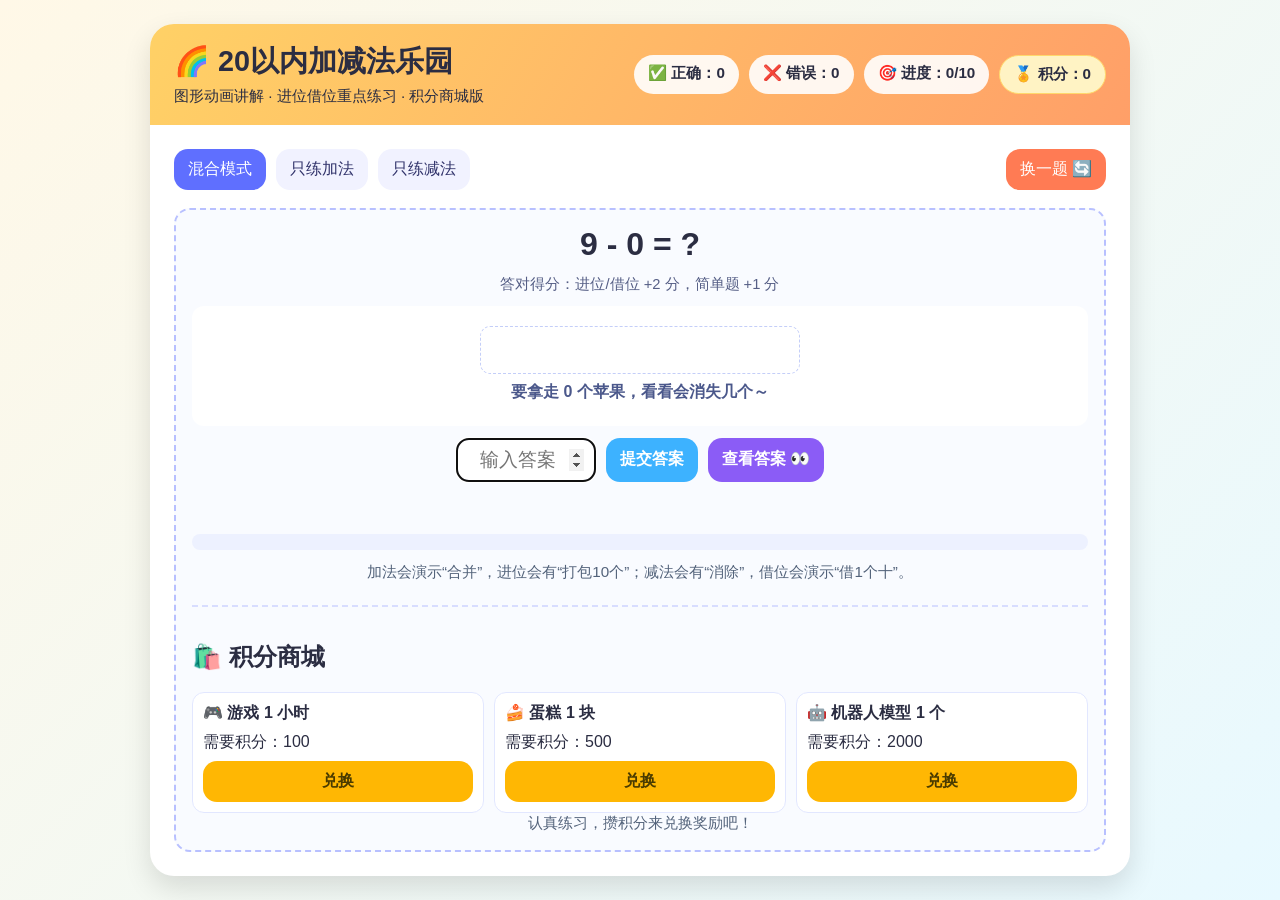
<file: index.html>
<!doctype html>
<html lang="zh-CN">
<head>
  <meta charset="UTF-8" />
  <meta name="viewport" content="width=device-width, initial-scale=1.0" />
  <title>20以内加减法乐园</title>
  <style>
    :root {
      --bg1: #fff8e7;
      --bg2: #e8f9ff;
      --card: #ffffff;
      --primary: #ff7b54;
      --secondary: #5f6fff;
      --ok: #2bb673;
      --bad: #ff4d6d;
      --text: #2b2d42;
      --gold: #ffb703;
      --shadow: 0 12px 28px rgba(0, 0, 0, 0.12);
    }

    * { box-sizing: border-box; }

    body {
      margin: 0;
      font-family: "Comic Sans MS", "PingFang SC", "Microsoft Yahei", sans-serif;
      color: var(--text);
      min-height: 100vh;
      background: linear-gradient(135deg, var(--bg1), var(--bg2));
      display: grid;
      place-items: center;
      padding: 18px;
    }

    .app {
      width: min(980px, 100%);
      background: var(--card);
      border-radius: 24px;
      box-shadow: var(--shadow);
      overflow: hidden;
    }

    .header {
      background: linear-gradient(120deg, #ffd166, #ff9f68);
      padding: 18px 24px;
      display: flex;
      justify-content: space-between;
      align-items: center;
      gap: 12px;
      flex-wrap: wrap;
    }

    .title { margin: 0; font-size: clamp(1.2rem, 2.5vw, 1.8rem); }
    .subtitle { margin: 4px 0 0; font-size: 0.95rem; }

    .stats { display: flex; gap: 10px; flex-wrap: wrap; font-weight: bold; }
    .pill { background: rgba(255,255,255,.9); border-radius: 999px; padding: 8px 14px; font-size: .95rem; }
    .pill.points { background: #fff3c4; border: 1px solid #ffd86b; }

    .content { padding: 24px; display: grid; gap: 18px; }
    .controls { display: flex; gap: 10px; flex-wrap: wrap; align-items: center; }

    button {
      border: none;
      border-radius: 14px;
      padding: 10px 14px;
      font-size: 1rem;
      cursor: pointer;
      transition: transform .15s ease, filter .2s ease;
    }

    button:hover { transform: translateY(-2px); filter: brightness(1.03); }
    .mode { background: #f1f2ff; color: #31336b; }
    .mode.active { background: var(--secondary); color: white; }
    .new-q { background: var(--primary); color: white; margin-left: auto; }

    .panel {
      display: grid;
      gap: 12px;
      background: #f9fbff;
      border: 2px dashed #b8c0ff;
      border-radius: 16px;
      padding: 16px;
    }

    .question { font-size: clamp(1.4rem,3.5vw,2rem); font-weight: bold; text-align:center; }
    .rule-tip { text-align: center; color:#565f86; font-size:.92rem; }

    .visual {
      min-height: 120px;
      border-radius: 12px;
      background: #fff;
      padding: 10px;
      display: grid;
      gap: 8px;
      align-content: center;
      justify-items: center;
    }

    .visual-row {
      width: 100%;
      display: flex;
      justify-content: center;
      align-items: center;
      gap: 12px;
      flex-wrap: wrap;
    }

    .pile {
      min-height: 48px;
      min-width: 180px;
      border-radius: 10px;
      padding: 8px;
      border: 1px dashed #c4cef8;
      display: flex;
      flex-wrap: wrap;
      justify-content: center;
      gap: 4px;
      transition: transform .5s ease, opacity .4s ease;
    }

    .pile.a.merge { transform: translateX(20px); }
    .pile.b.merge { transform: translateX(-20px); }
    .pile.single { min-width: 260px; }

    .token {
      display: inline-flex;
      width: 30px;
      height: 30px;
      align-items: center;
      justify-content: center;
      font-size: 1.4rem;
      transition: transform .35s ease, opacity .35s ease;
    }

    .token.remove { opacity: 0; transform: translateY(-12px) scale(.4) rotate(-20deg); }

    .action-tip {
      min-height: 24px;
      color: #4b588b;
      font-weight: bold;
      text-align: center;
      animation: pop .6s ease;
    }

    .carry-pack {
      padding: 6px 10px;
      background: #fff4da;
      border: 1px solid #ffd18a;
      border-radius: 999px;
      color: #8a5a00;
      font-weight: bold;
      animation: bounce .7s ease;
    }

    .borrow-tip {
      padding: 6px 10px;
      background: #e9f0ff;
      border: 1px solid #b8ccff;
      border-radius: 999px;
      color: #30438f;
      font-weight: bold;
      animation: shake .7s ease;
    }

    .answer-row { display:flex; justify-content:center; gap:10px; flex-wrap:wrap; }
    input[type="number"] {
      width: 140px;
      font-size: 1.2rem;
      border: 2px solid #d4d8f5;
      border-radius: 12px;
      padding: 9px 10px;
      text-align: center;
    }

    .submit { background:#3db2ff; color:white; font-weight:bold; }
    .reveal { background:#8b5cf6; color:white; font-weight:bold; }

    .msg { text-align:center; min-height:28px; font-weight:bold; font-size:1.06rem; }
    .msg.good { color: var(--ok); }
    .msg.bad { color: var(--bad); }

    .progress-wrap { height:16px; background:#edf1ff; border-radius:999px; overflow:hidden; }
    .progress { height:100%; width:0%; background:linear-gradient(90deg,#2ec4b6,#90be6d); transition: width .3s ease; }

    .shop { margin-top:10px; border-top:2px dashed #d8ddff; padding-top:14px; }
    .shop-list { display:grid; grid-template-columns:repeat(auto-fit,minmax(220px,1fr)); gap:10px; }
    .item { background:#fff; border:1px solid #e2e7ff; border-radius:12px; padding:10px; display:grid; gap:8px; }
    .redeem { background:var(--gold); color:#4a3b00; font-weight:bold; }
    .tips { margin:0; font-size:.95rem; color:#52627a; text-align:center; }

    .burst { animation: burst .7s ease; }
    @keyframes burst { 0%{transform:scale(1)} 30%{transform:scale(1.06)} 100%{transform:scale(1)} }
    @keyframes pop { 0%{opacity:0;transform:scale(.8)} 100%{opacity:1;transform:scale(1)} }
    @keyframes bounce { 0%{transform:translateY(-8px)} 60%{transform:translateY(2px)} 100%{transform:translateY(0)} }
    @keyframes shake { 0%,100%{transform:translateX(0)} 25%{transform:translateX(-5px)} 75%{transform:translateX(5px)} }
  </style>
</head>
<body>
  <main class="app" id="app">
    <header class="header">
      <div>
        <h1 class="title">🌈 20以内加减法乐园</h1>
        <p class="subtitle">图形动画讲解 · 进位借位重点练习 · 积分商城版</p>
      </div>
      <div class="stats">
        <span class="pill">✅ 正确：<b id="correctCount">0</b></span>
        <span class="pill">❌ 错误：<b id="wrongCount">0</b></span>
        <span class="pill">🎯 进度：<b id="progressText">0/10</b></span>
        <span class="pill points">🏅 积分：<b id="pointsCount">0</b></span>
      </div>
    </header>

    <section class="content">
      <div class="controls">
        <button class="mode active" data-mode="mix">混合模式</button>
        <button class="mode" data-mode="add">只练加法</button>
        <button class="mode" data-mode="sub">只练减法</button>
        <button class="new-q" id="newQuestionBtn">换一题 🔄</button>
      </div>

      <div class="panel">
        <div class="question" id="questionText">准备开始！</div>
        <div class="rule-tip">答对得分：进位/借位 +2 分，简单题 +1 分</div>
        <div class="visual" id="visualArea" aria-live="polite"></div>

        <div class="answer-row">
          <input id="answerInput" type="number" min="0" max="20" placeholder="输入答案" />
          <button class="submit" id="submitBtn">提交答案</button>
          <button class="reveal" id="revealBtn">查看答案 👀</button>
        </div>

        <div class="msg" id="message"></div>
        <div class="progress-wrap"><div class="progress" id="progressBar"></div></div>
        <p class="tips">加法会演示“合并”，进位会有“打包10个”；减法会有“消除”，借位会演示“借1个十”。</p>

        <section class="shop" aria-label="积分商城">
          <h2>🛍️ 积分商城</h2>
          <div class="shop-list">
            <article class="item"><strong>🎮 游戏 1 小时</strong><span>需要积分：100</span><button class="redeem" data-cost="100" data-name="游戏一小时">兑换</button></article>
            <article class="item"><strong>🍰 蛋糕 1 块</strong><span>需要积分：500</span><button class="redeem" data-cost="500" data-name="蛋糕一块">兑换</button></article>
            <article class="item"><strong>🤖 机器人模型 1 个</strong><span>需要积分：2000</span><button class="redeem" data-cost="2000" data-name="机器人的模型">兑换</button></article>
          </div>
          <p class="tips" id="shopMessage">认真练习，攒积分来兑换奖励吧！</p>
        </section>
      </div>
    </section>
  </main>

  <script>
    const totalQuestions = 10;
    const storageKey = 'kids_math_points';

    const state = { mode: 'mix', current: null, correct: 0, wrong: 0, done: 0, points: 0, revealing: false };
    const emojis = ['🍎', '🍐', '🍊', '🍓'];

    const refs = {
      modeBtns: document.querySelectorAll('.mode'), questionText: document.getElementById('questionText'),
      visualArea: document.getElementById('visualArea'), answerInput: document.getElementById('answerInput'),
      submitBtn: document.getElementById('submitBtn'), revealBtn: document.getElementById('revealBtn'),
      newQuestionBtn: document.getElementById('newQuestionBtn'), message: document.getElementById('message'),
      shopMessage: document.getElementById('shopMessage'), correctCount: document.getElementById('correctCount'),
      wrongCount: document.getElementById('wrongCount'), progressText: document.getElementById('progressText'),
      pointsCount: document.getElementById('pointsCount'), progressBar: document.getElementById('progressBar'),
      redeemBtns: document.querySelectorAll('.redeem'), app: document.getElementById('app')
    };

    const rand = (min, max) => Math.floor(Math.random() * (max - min + 1)) + min;
    const randomEmoji = () => emojis[rand(0, emojis.length - 1)];

    function loadPoints() {
      const saved = Number(localStorage.getItem(storageKey));
      state.points = Number.isFinite(saved) && saved >= 0 ? saved : 0;
    }

    const savePoints = () => localStorage.setItem(storageKey, String(state.points));

    function getQuestionScore(q) {
      if (q.symbol === '+') return (q.a % 10) + (q.b % 10) >= 10 ? 2 : 1;
      return (q.a % 10) < (q.b % 10) ? 2 : 1;
    }

    function createQuestion() {
      let op = state.mode;
      if (op === 'mix') op = Math.random() > 0.5 ? 'add' : 'sub';

      let a = rand(0, 20);
      let b = rand(0, 20);

      if (op === 'add') {
        while (a + b > 20) { a = rand(0, 20); b = rand(0, 20); }
      } else if (a < b) {
        [a, b] = [b, a];
      }

      const symbol = op === 'add' ? '+' : '-';
      const answer = op === 'add' ? a + b : a - b;
      const carry = symbol === '+' && (a % 10) + (b % 10) >= 10;
      const borrow = symbol === '-' && (a % 10) < (b % 10);

      state.current = { a, b, symbol, answer, emoji: randomEmoji(), carry, borrow };
      renderQuestion();
    }

    function tokenSpans(count, emoji, removable = false) {
      return Array.from({ length: count }, (_, i) => `<span class="token${removable ? ' removable' : ''}" data-idx="${i}">${emoji}</span>`).join('');
    }

    function renderAddition(q) {
      refs.visualArea.innerHTML = `
        <div class="visual-row">
          <div class="pile a" id="pileA">${tokenSpans(q.a, q.emoji)}</div>
          <div style="font-size:1.8rem;font-weight:bold;">＋</div>
          <div class="pile b" id="pileB">${tokenSpans(q.b, q.emoji)}</div>
        </div>
        <div class="action-tip" id="actionTip">两堆苹果准备合并～</div>
      `;

      const pileA = document.getElementById('pileA');
      const pileB = document.getElementById('pileB');
      const tip = document.getElementById('actionTip');

      setTimeout(() => {
        pileA.classList.add('merge');
        pileB.classList.add('merge');
        tip.textContent = '苹果合并中...';
      }, 120);

      setTimeout(() => {
        refs.visualArea.innerHTML = `
          <div class="visual-row">
            <div class="pile single">${tokenSpans(q.a + q.b, q.emoji)}</div>
          </div>
          <div class="action-tip">合并完成，数一数一共有多少个？</div>
          ${q.carry ? '<div class="carry-pack">📦 发生进位：打包10个苹果，个位剩下继续数！</div>' : ''}
        `;
      }, 700);
    }

    function renderSubtraction(q) {
      refs.visualArea.innerHTML = `
        <div class="visual-row"><div class="pile single" id="subPile">${tokenSpans(q.a, q.emoji, true)}</div></div>
        <div class="action-tip" id="subTip">要拿走 ${q.b} 个苹果，看看会消失几个～</div>
        ${q.borrow ? '<div class="borrow-tip">↔️ 发生借位：向十位借1个十，变成10个1再减</div>' : ''}
      `;
      const pile = document.getElementById('subPile');
      const tokens = [...pile.querySelectorAll('.token')];
      setTimeout(() => {
        tokens.slice(-q.b).forEach((el, idx) => setTimeout(() => el.classList.add('remove'), idx * 80));
      }, 280);
    }

    function renderQuestion() {
      const q = state.current;
      refs.questionText.textContent = `${q.a} ${q.symbol} ${q.b} = ?`;
      if (q.symbol === '+') renderAddition(q);
      else renderSubtraction(q);
      refs.answerInput.value = '';
      refs.answerInput.focus();
      state.revealing = false;
      clearMessage();
    }

    function clearMessage() {
      refs.message.textContent = '';
      refs.message.className = 'msg';
    }

    function updateStats() {
      refs.correctCount.textContent = state.correct;
      refs.wrongCount.textContent = state.wrong;
      refs.progressText.textContent = `${state.done}/${totalQuestions}`;
      refs.pointsCount.textContent = state.points;
      refs.progressBar.style.width = `${(state.done / totalQuestions) * 100}%`;
    }

    function setMessage(text, ok) {
      refs.message.textContent = text;
      refs.message.className = ok ? 'msg good' : 'msg bad';
      if (ok) {
        refs.app.classList.remove('burst');
        void refs.app.offsetWidth;
        refs.app.classList.add('burst');
      }
    }

    function finishQuestion(correct, customText = '') {
      state.done += 1;
      if (correct) {
        const score = getQuestionScore(state.current);
        state.correct += 1;
        state.points += score;
        savePoints();
        setMessage(customText || `太棒啦！答对了 🎉 +${score} 积分`, true);
      } else {
        state.wrong += 1;
        setMessage(customText || '继续加油，这题先记住思路～', false);
      }

      updateStats();
      if (state.done >= totalQuestions) {
        refs.questionText.textContent = '闯关完成！';
        refs.visualArea.innerHTML = `<div class="action-tip">你答对 ${state.correct} 题，总积分 ${state.points}。继续挑战更高分吧！</div>`;
        return;
      }
      setTimeout(createQuestion, 1000);
    }

    function submitAnswer() {
      if (!state.current || state.done >= totalQuestions) return;
      const value = Number(refs.answerInput.value);
      if (Number.isNaN(value)) { setMessage('先输入一个数字哦～', false); return; }
      finishQuestion(value === state.current.answer, value === state.current.answer ? '' : `再想想哦～你输入了 ${value}`);
    }

    function revealAnswer() {
      if (!state.current || state.done >= totalQuestions || state.revealing) return;
      state.revealing = true;
      setMessage(`答案是：${state.current.answer}。先看动画再记一记这个思路吧！`, false);
      finishQuestion(false, `本题答案：${state.current.answer}（已计入错题，继续下一题）`);
    }

    function redeemReward(cost, name) {
      if (state.points < cost) {
        refs.shopMessage.textContent = `积分不够哦，兑换${name}需要 ${cost} 分，当前 ${state.points} 分。`;
        return;
      }
      state.points -= cost;
      savePoints();
      updateStats();
      refs.shopMessage.textContent = `兑换成功：${name} 🎁 已扣除 ${cost} 积分！`;
    }

    function resetSession() {
      state.correct = 0; state.wrong = 0; state.done = 0;
      updateStats();
      createQuestion();
    }

    refs.modeBtns.forEach((btn) => {
      btn.addEventListener('click', () => {
        refs.modeBtns.forEach((b) => b.classList.remove('active'));
        btn.classList.add('active');
        state.mode = btn.dataset.mode;
        resetSession();
      });
    });

    refs.redeemBtns.forEach((btn) => {
      btn.addEventListener('click', () => redeemReward(Number(btn.dataset.cost), btn.dataset.name));
    });

    refs.submitBtn.addEventListener('click', submitAnswer);
    refs.revealBtn.addEventListener('click', revealAnswer);
    refs.answerInput.addEventListener('keydown', (e) => { if (e.key === 'Enter') submitAnswer(); });
    refs.newQuestionBtn.addEventListener('click', () => { if (state.done < totalQuestions) createQuestion(); });

    loadPoints();
    updateStats();
    createQuestion();
  </script>
</body>
</html>
</file>
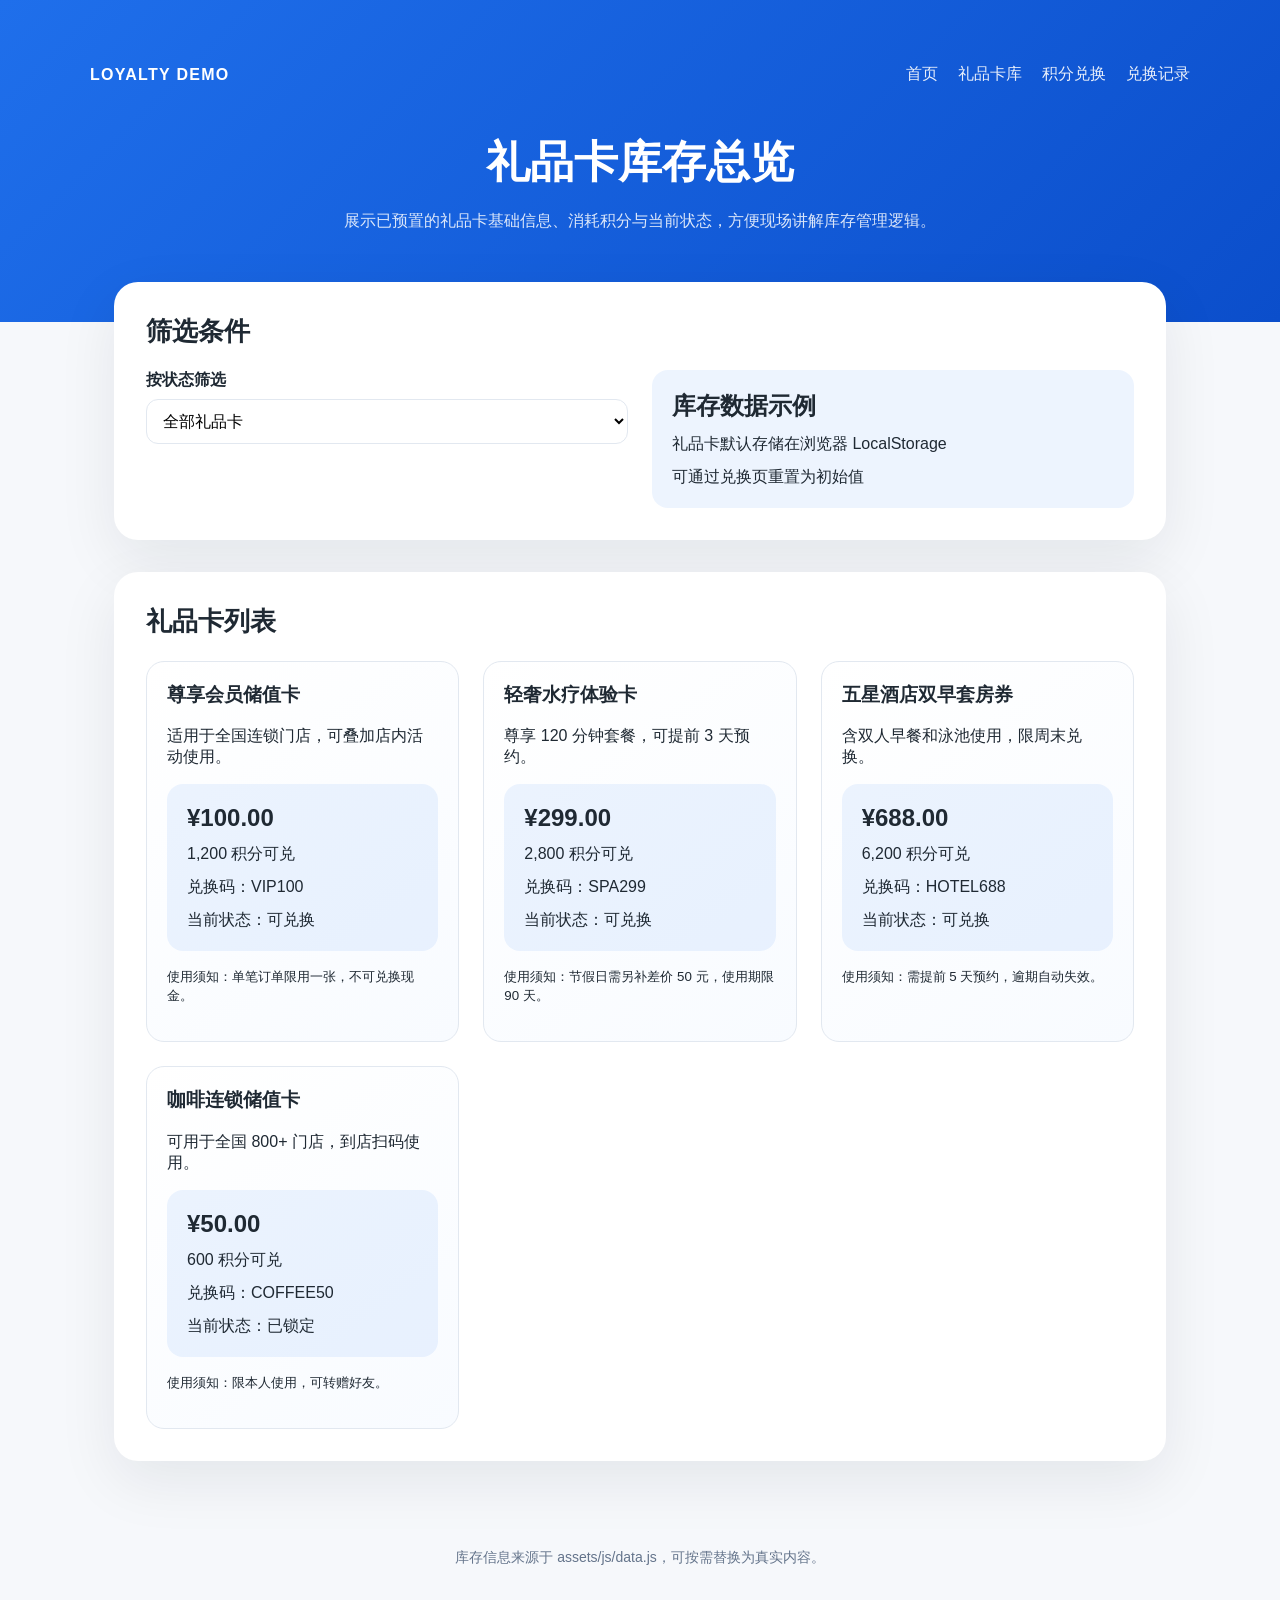
<file: catalog.html>
<!DOCTYPE html>
<html lang="zh-CN">
  <head>
    <meta charset="UTF-8" />
    <meta name="viewport" content="width=device-width, initial-scale=1.0" />
    <title>礼品卡库 - 积分兑换演示</title>
    <link rel="stylesheet" href="assets/css/styles.css" />
  </head>
  <body>
    <header>
      <nav>
        <div class="brand">LOYALTY DEMO</div>
        <ul>
          <li><a href="index.html">首页</a></li>
          <li><a href="catalog.html">礼品卡库</a></li>
          <li><a href="redeem.html">积分兑换</a></li>
          <li><a href="history.html">兑换记录</a></li>
        </ul>
      </nav>
      <div class="hero">
        <h1>礼品卡库存总览</h1>
        <p>展示已预置的礼品卡基础信息、消耗积分与当前状态，方便现场讲解库存管理逻辑。</p>
      </div>
    </header>
    <main>
      <section class="section">
        <h2>筛选条件</h2>
        <div class="grid two">
          <div>
            <label for="status-filter">按状态筛选</label>
            <select id="status-filter">
              <option value="all">全部礼品卡</option>
              <option value="available">可兑换</option>
              <option value="reserved">已锁定</option>
              <option value="redeemed">已兑完</option>
            </select>
          </div>
          <div class="summary">
            <strong>库存数据示例</strong>
            <span>礼品卡默认存储在浏览器 LocalStorage</span>
            <span>可通过兑换页重置为初始值</span>
          </div>
        </div>
      </section>
      <section class="section">
        <h2>礼品卡列表</h2>
        <div id="card-list" class="grid two"></div>
      </section>
      <div class="footer">库存信息来源于 assets/js/data.js，可按需替换为真实内容。</div>
    </main>
    <script src="assets/js/data.js"></script>
    <script src="assets/js/catalog.js"></script>
  </body>
</html>
</file>
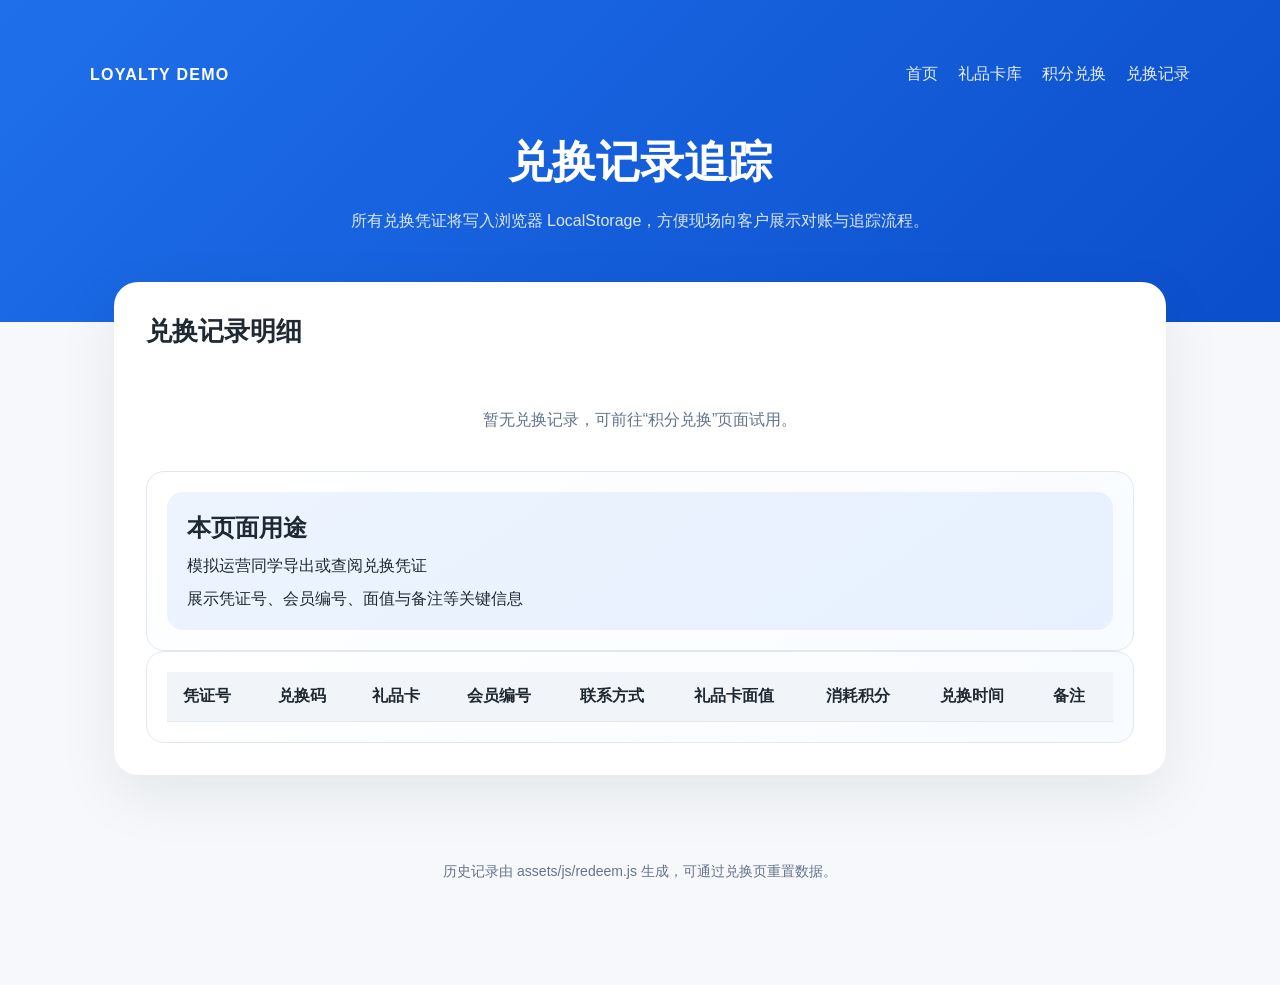
<file: history.html>
<!DOCTYPE html>
<html lang="zh-CN">
  <head>
    <meta charset="UTF-8" />
    <meta name="viewport" content="width=device-width, initial-scale=1.0" />
    <title>兑换记录 - 礼品卡演示</title>
    <link rel="stylesheet" href="assets/css/styles.css" />
  </head>
  <body>
    <header>
      <nav>
        <div class="brand">LOYALTY DEMO</div>
        <ul>
          <li><a href="index.html">首页</a></li>
          <li><a href="catalog.html">礼品卡库</a></li>
          <li><a href="redeem.html">积分兑换</a></li>
          <li><a href="history.html">兑换记录</a></li>
        </ul>
      </nav>
      <div class="hero">
        <h1>兑换记录追踪</h1>
        <p>所有兑换凭证将写入浏览器 LocalStorage，方便现场向客户展示对账与追踪流程。</p>
      </div>
    </header>
    <main>
      <section class="section">
        <h2>兑换记录明细</h2>
        <div id="history-empty" class="empty-state">暂无兑换记录，可前往“积分兑换”页面试用。</div>
        <div class="card">
          <div class="summary">
            <strong>本页面用途</strong>
            <span>模拟运营同学导出或查阅兑换凭证</span>
            <span>展示凭证号、会员编号、面值与备注等关键信息</span>
          </div>
        </div>
        <div class="card" style="overflow-x: auto;">
          <table id="history-table">
            <thead>
              <tr>
                <th>凭证号</th>
                <th>兑换码</th>
                <th>礼品卡</th>
                <th>会员编号</th>
                <th>联系方式</th>
                <th>礼品卡面值</th>
                <th>消耗积分</th>
                <th>兑换时间</th>
                <th>备注</th>
              </tr>
            </thead>
            <tbody></tbody>
          </table>
        </div>
      </section>
      <div class="footer">历史记录由 assets/js/redeem.js 生成，可通过兑换页重置数据。</div>
    </main>
    <script src="assets/js/data.js"></script>
    <script src="assets/js/history.js"></script>
  </body>
</html>
</file>
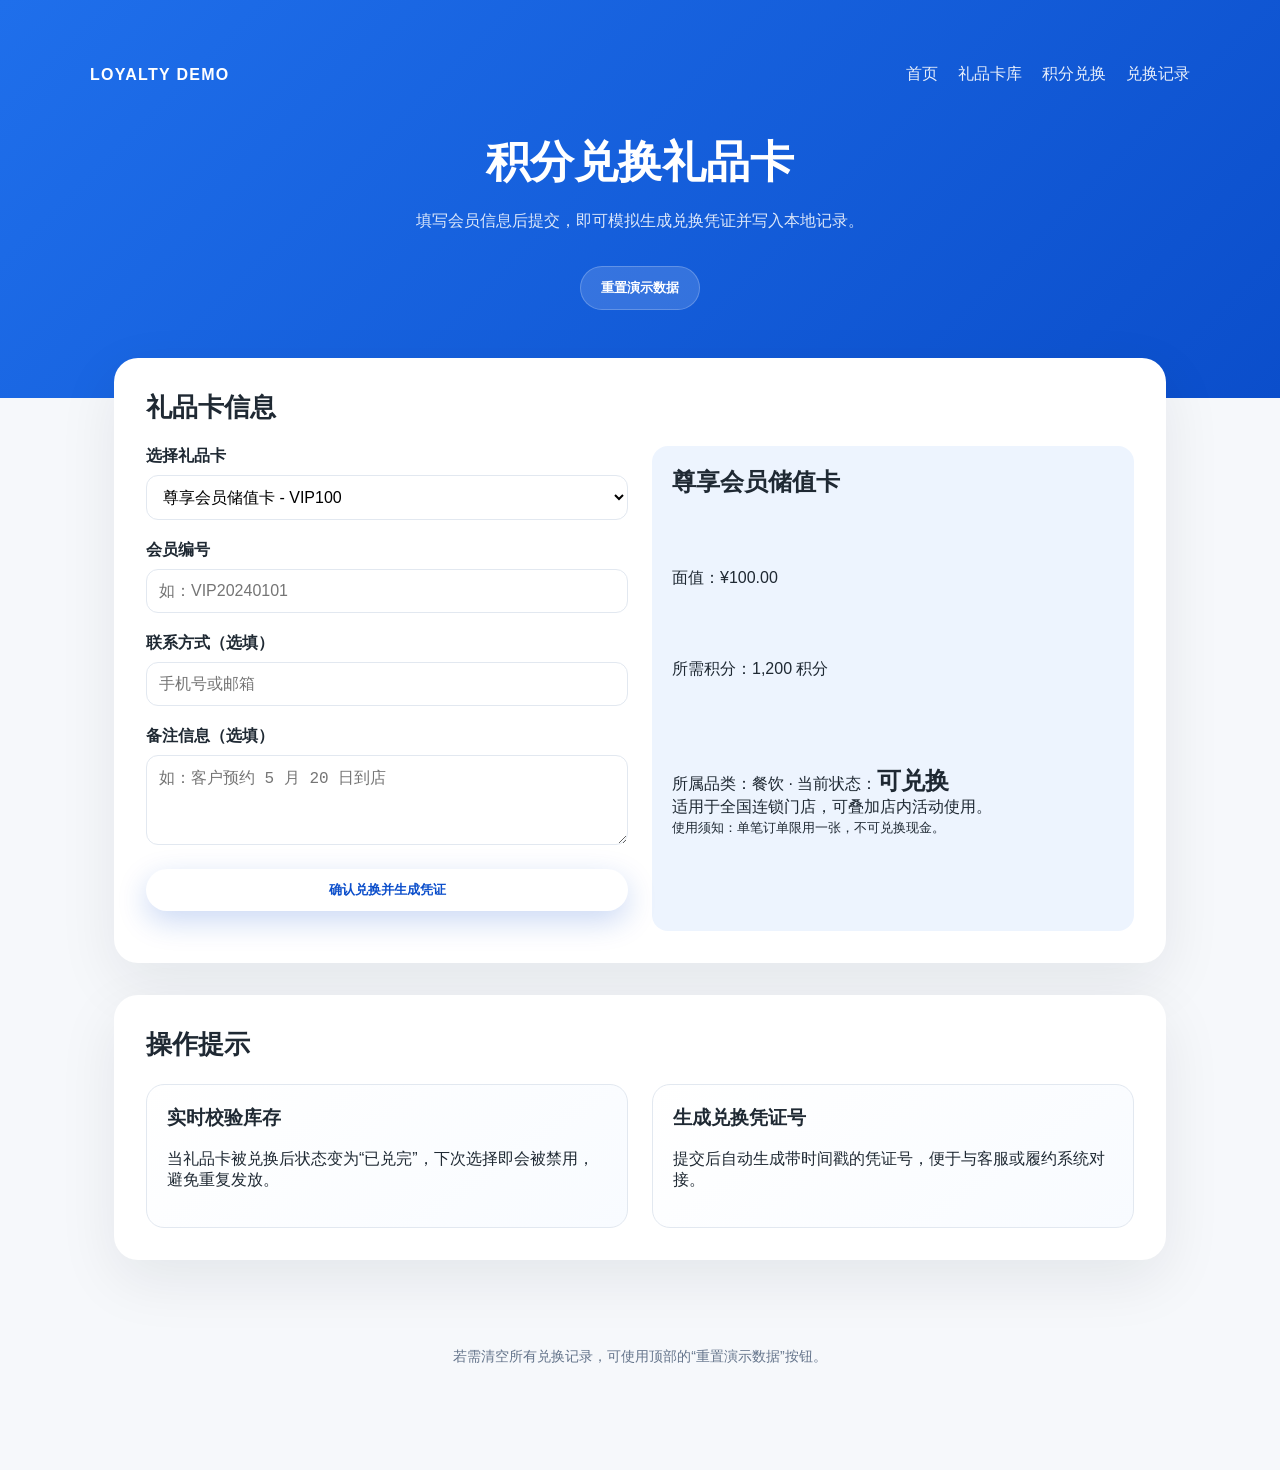
<file: redeem.html>
<!DOCTYPE html>
<html lang="zh-CN">
  <head>
    <meta charset="UTF-8" />
    <meta name="viewport" content="width=device-width, initial-scale=1.0" />
    <title>积分兑换 - 礼品卡演示</title>
    <link rel="stylesheet" href="assets/css/styles.css" />
  </head>
  <body>
    <header>
      <nav>
        <div class="brand">LOYALTY DEMO</div>
        <ul>
          <li><a href="index.html">首页</a></li>
          <li><a href="catalog.html">礼品卡库</a></li>
          <li><a href="redeem.html">积分兑换</a></li>
          <li><a href="history.html">兑换记录</a></li>
        </ul>
      </nav>
      <div class="hero">
        <h1>积分兑换礼品卡</h1>
        <p>填写会员信息后提交，即可模拟生成兑换凭证并写入本地记录。</p>
        <div class="cta">
          <button class="btn btn-secondary" id="reset-storage" type="button">重置演示数据</button>
        </div>
      </div>
    </header>
    <main>
      <section class="section">
        <h2>礼品卡信息</h2>
        <div class="grid two">
          <form id="redeem-form">
            <div>
              <label for="card-code">选择礼品卡</label>
              <select id="card-code" name="card-code" required></select>
            </div>
            <div>
              <label for="member-id">会员编号</label>
              <input
                id="member-id"
                name="member-id"
                type="text"
                placeholder="如：VIP20240101"
                required
              />
            </div>
            <div>
              <label for="contact">联系方式（选填）</label>
              <input id="contact" name="contact" type="text" placeholder="手机号或邮箱" />
            </div>
            <div>
              <label for="note">备注信息（选填）</label>
              <textarea id="note" name="note" placeholder="如：客户预约 5 月 20 日到店"></textarea>
            </div>
            <button class="btn btn-primary" type="submit">确认兑换并生成凭证</button>
            <div id="feedback"></div>
          </form>
          <div class="summary">
            <strong id="summary-name">选择礼品卡后展示详情</strong>
            <span>面值：<span id="summary-value">-</span></span>
            <span>所需积分：<span id="summary-points">-</span></span>
            <p id="summary-description"></p>
          </div>
        </div>
      </section>
      <section class="section">
        <h2>操作提示</h2>
        <div class="grid two">
          <div class="card">
            <h3>实时校验库存</h3>
            <p>当礼品卡被兑换后状态变为“已兑完”，下次选择即会被禁用，避免重复发放。</p>
          </div>
          <div class="card">
            <h3>生成兑换凭证号</h3>
            <p>提交后自动生成带时间戳的凭证号，便于与客服或履约系统对接。</p>
          </div>
        </div>
      </section>
      <div class="footer">若需清空所有兑换记录，可使用顶部的“重置演示数据”按钮。</div>
    </main>
    <script src="assets/js/data.js"></script>
    <script src="assets/js/redeem.js"></script>
  </body>
</html>
</file>
<file: assets/css/styles.css>
:root {
  color-scheme: light;
  --bg: #f6f8fb;
  --surface: #ffffff;
  --primary: #1f6feb;
  --primary-dark: #0b4ecb;
  --accent: #ffc107;
  --text: #1f2933;
  --muted: #64748b;
  --border: #e2e8f0;
  --success: #22c55e;
  --danger: #ef4444;
}

* {
  box-sizing: border-box;
}

body {
  margin: 0;
  font-family: "Segoe UI", "PingFang SC", "Microsoft YaHei", sans-serif;
  background: var(--bg);
  color: var(--text);
}

a {
  color: inherit;
}

header {
  background: linear-gradient(135deg, var(--primary), var(--primary-dark));
  color: #fff;
  padding: 64px 24px;
}

nav {
  display: flex;
  justify-content: space-between;
  align-items: center;
  max-width: 1100px;
  margin: 0 auto 32px;
}

nav .brand {
  font-weight: 700;
  letter-spacing: 0.08em;
}

nav ul {
  list-style: none;
  display: flex;
  gap: 20px;
  padding: 0;
  margin: 0;
}

nav a {
  text-decoration: none;
  font-weight: 500;
  opacity: 0.9;
}

nav a:hover,
nav a:focus {
  opacity: 1;
}

.hero {
  max-width: 960px;
  margin: 0 auto;
  text-align: center;
  padding: 16px 0 24px;
}

.hero h1 {
  margin: 0;
  font-size: clamp(28px, 5vw, 44px);
}

.hero p {
  margin: 16px auto 0;
  max-width: 600px;
  line-height: 1.6;
  color: rgba(255, 255, 255, 0.85);
}

.hero .cta {
  margin-top: 32px;
  display: flex;
  justify-content: center;
  gap: 16px;
  flex-wrap: wrap;
}

.btn {
  display: inline-flex;
  align-items: center;
  justify-content: center;
  padding: 12px 20px;
  border-radius: 999px;
  font-weight: 600;
  border: none;
  cursor: pointer;
  transition: transform 0.2s ease, box-shadow 0.2s ease;
}

.btn-primary {
  background: #fff;
  color: var(--primary-dark);
  box-shadow: 0 10px 30px rgba(15, 76, 203, 0.22);
}

.btn-primary:hover {
  transform: translateY(-2px);
  box-shadow: 0 12px 36px rgba(15, 76, 203, 0.28);
}

.btn-secondary {
  background: rgba(255, 255, 255, 0.14);
  border: 1px solid rgba(255, 255, 255, 0.22);
  color: #fff;
}

main {
  max-width: 1100px;
  margin: -40px auto 80px;
  padding: 0 24px;
}

.section {
  background: var(--surface);
  border-radius: 24px;
  padding: 32px;
  margin-bottom: 32px;
  box-shadow: 0 20px 60px rgba(15, 23, 42, 0.08);
}

.section h2 {
  margin-top: 0;
  font-size: 26px;
}

.grid {
  display: grid;
  gap: 24px;
}

.grid.two {
  grid-template-columns: repeat(auto-fit, minmax(240px, 1fr));
}

.grid.three {
  grid-template-columns: repeat(auto-fit, minmax(220px, 1fr));
}

.card {
  padding: 20px;
  border: 1px solid var(--border);
  border-radius: 18px;
  background: linear-gradient(145deg, #fff, #f8fbff);
}

.card h3 {
  margin-top: 0;
}

.badge {
  display: inline-flex;
  align-items: center;
  padding: 4px 10px;
  border-radius: 999px;
  font-size: 12px;
  font-weight: 600;
  background: rgba(31, 111, 235, 0.12);
  color: var(--primary-dark);
  margin-top: 12px;
}

form {
  display: grid;
  gap: 20px;
}

label {
  font-weight: 600;
  display: block;
  margin-bottom: 8px;
}

input,
select,
textarea {
  width: 100%;
  padding: 12px;
  border-radius: 12px;
  border: 1px solid var(--border);
  background: #fff;
  font-size: 16px;
}

textarea {
  resize: vertical;
  min-height: 90px;
}

.alert {
  padding: 14px 16px;
  border-radius: 12px;
  font-weight: 500;
}

.alert-success {
  background: rgba(34, 197, 94, 0.16);
  color: var(--success);
}

.alert-error {
  background: rgba(239, 68, 68, 0.16);
  color: var(--danger);
}

table {
  width: 100%;
  border-collapse: collapse;
}

thead {
  background: #f1f5f9;
}

td,
th {
  padding: 14px 16px;
  border-bottom: 1px solid var(--border);
  text-align: left;
}

.empty-state {
  text-align: center;
  padding: 40px 20px;
  color: var(--muted);
}

.summary {
  display: grid;
  gap: 12px;
  padding: 20px;
  border-radius: 16px;
  background: rgba(31, 111, 235, 0.08);
}

.summary strong {
  font-size: 24px;
}

.footer {
  text-align: center;
  color: var(--muted);
  font-size: 14px;
  margin-top: 64px;
  padding: 24px;
}

@media (max-width: 720px) {
  nav {
    flex-direction: column;
    gap: 16px;
  }

  nav ul {
    flex-wrap: wrap;
    justify-content: center;
  }

  main {
    margin-top: -28px;
  }
}
</file>
